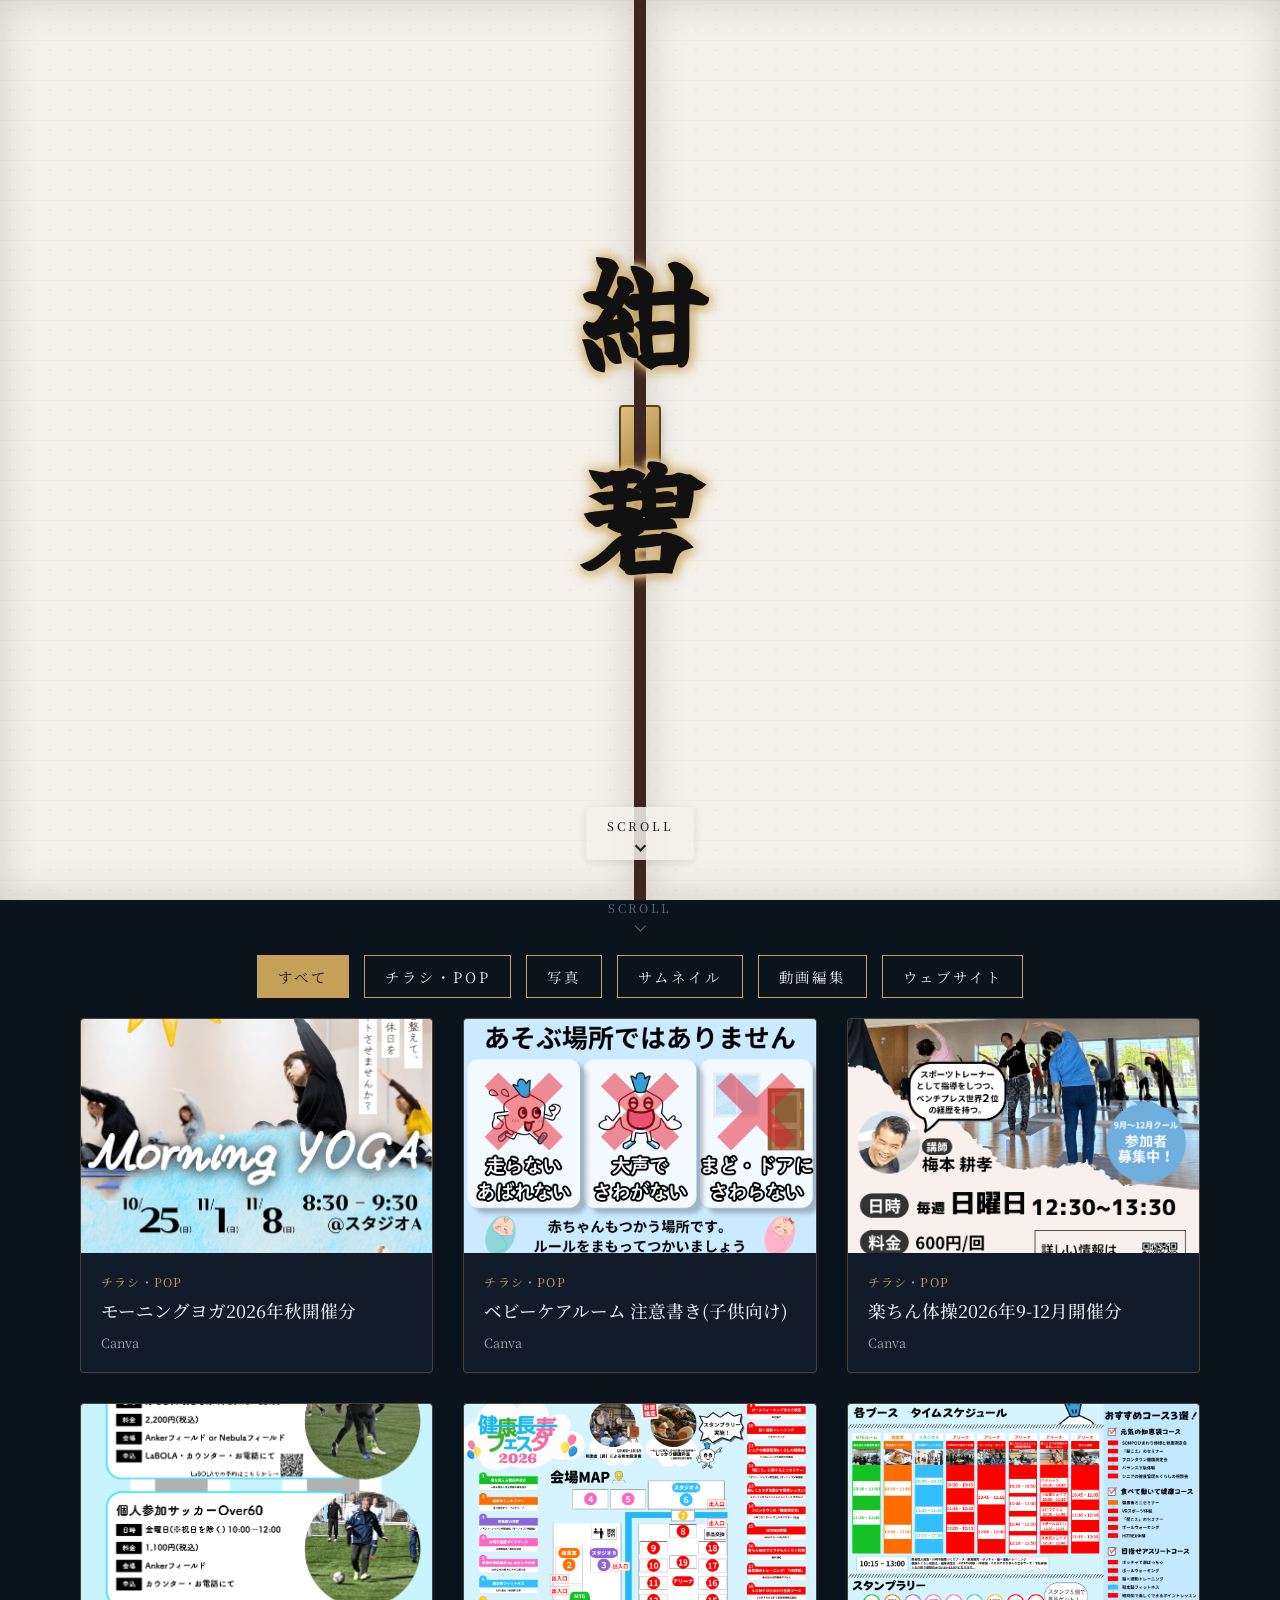
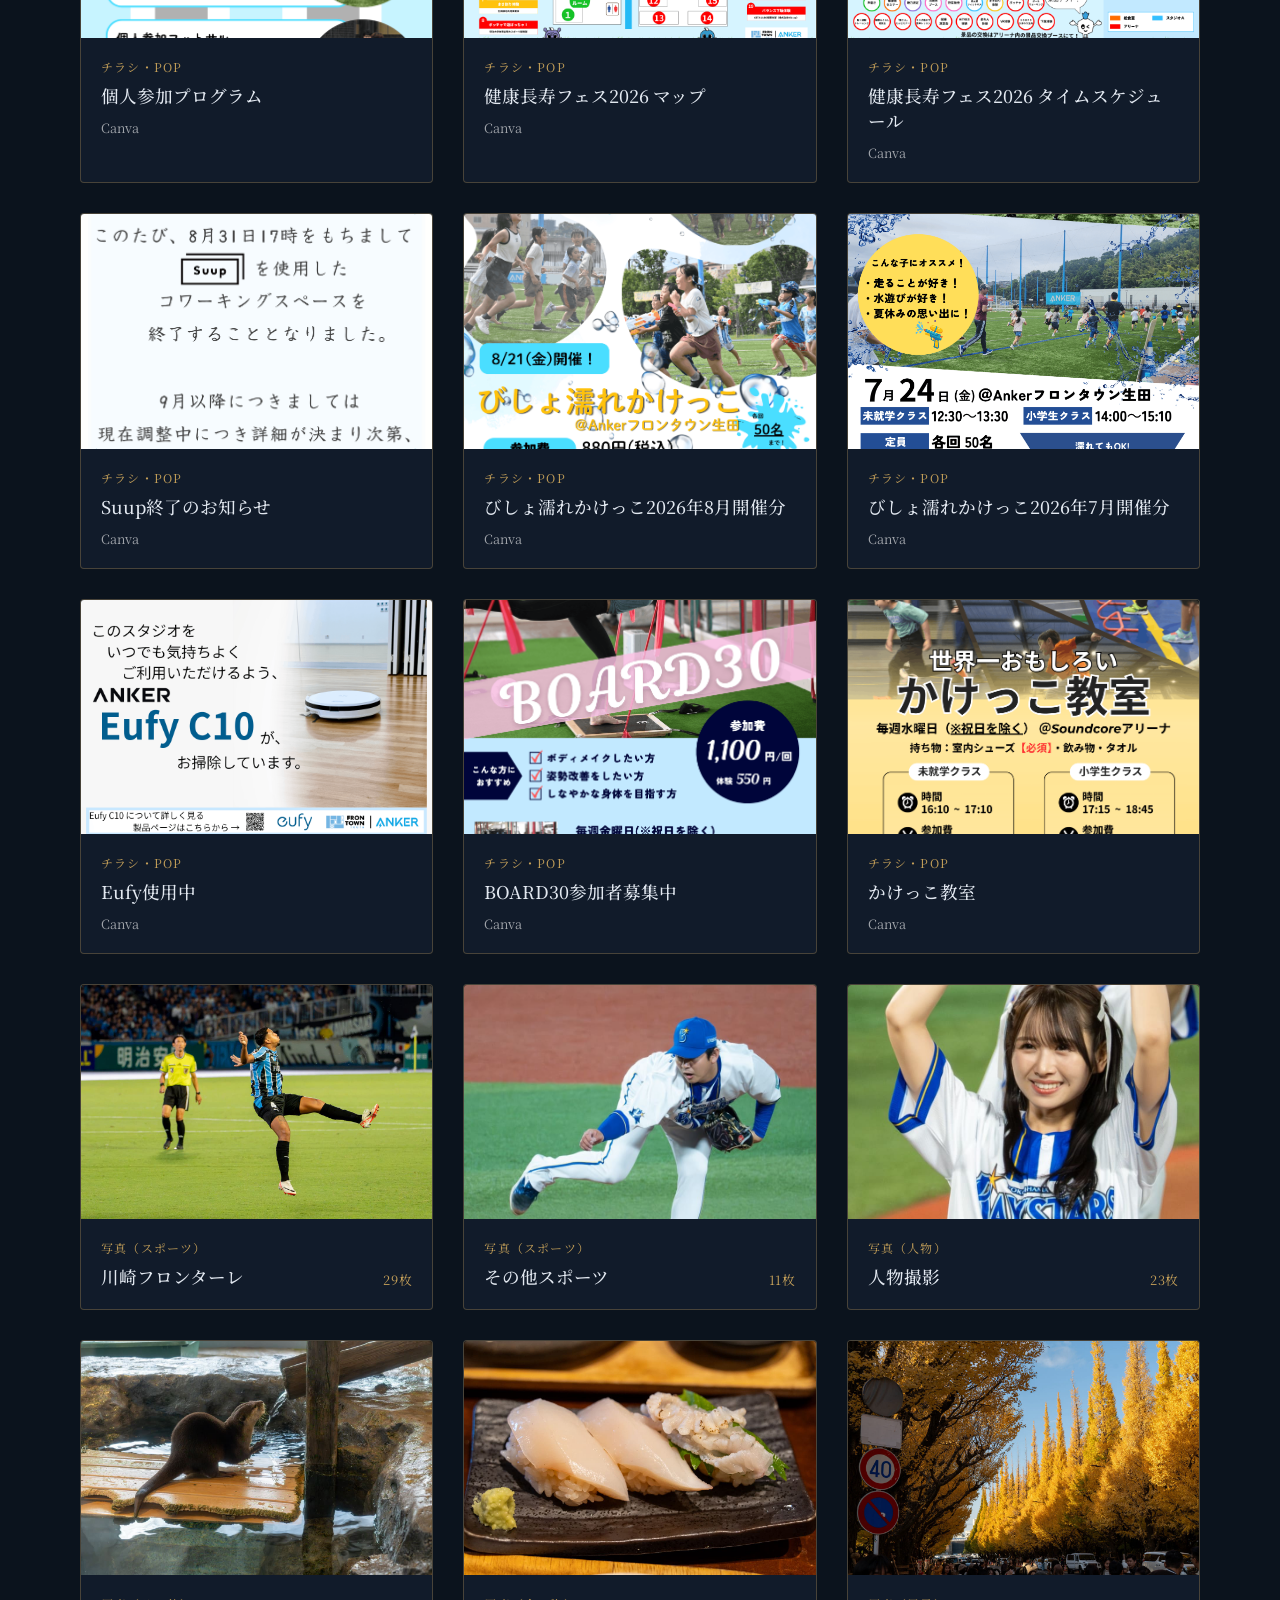
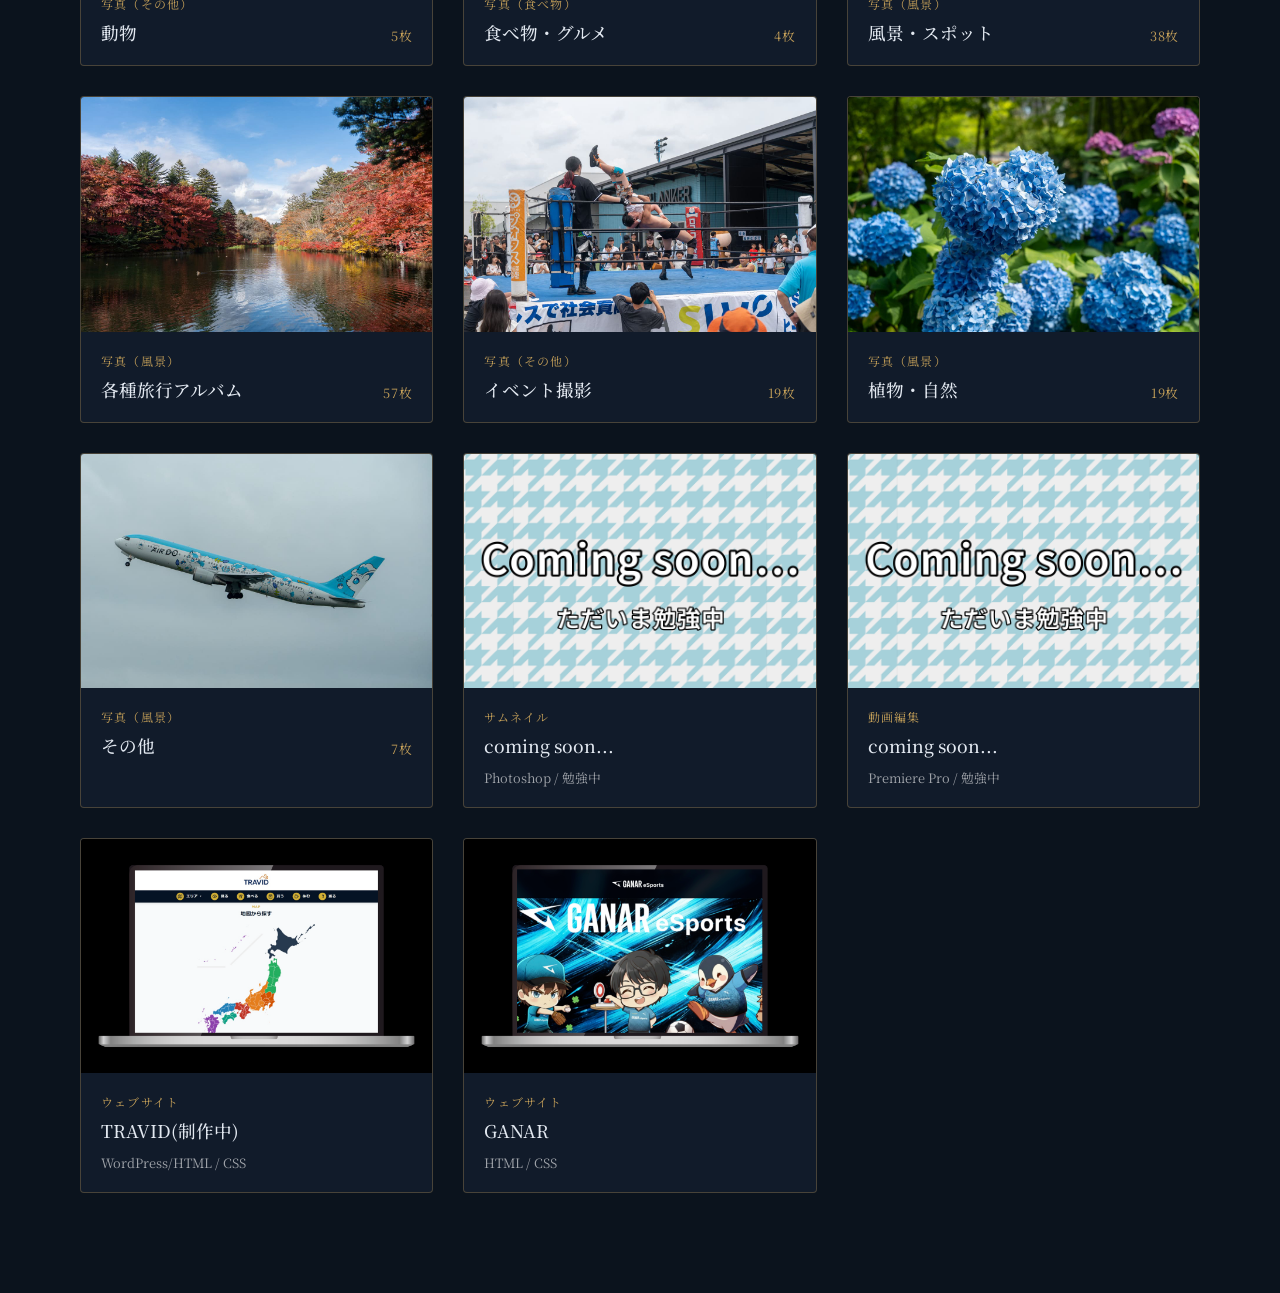
<file: index.html>
<!DOCTYPE html>
<html lang="ja">
<head>
    <meta charset="UTF-8">
    <meta name="viewport" content="width=device-width, initial-scale=1.0">
    <title>紺碧 | KONPEKI</title>
    <link rel="preconnect" href="https://fonts.googleapis.com">
    <link rel="preconnect" href="https://fonts.gstatic.com" crossorigin>
    <link href="https://fonts.googleapis.com/css2?family=Noto+Serif+JP:wght@300;500;700&family=Yuji+Boku&display=swap" rel="stylesheet">
    <link rel="stylesheet" href="assets/css/style.css">
</head>
<body>

    <!-- ファーストビュー：白い木枠の襖と迫力の縦書きタイトル、スクロール案内 -->
    <div class="hero-fusuma" id="fusuma">
        <div class="fusuma-panel fusuma-left">
            <div class="fusuma-handle"></div>
        </div>
        <div class="fusuma-panel fusuma-right">
            <div class="fusuma-handle"></div>
        </div>
    </div>

    <div class="hero-overlay" id="heroOverlay">
        <h1 class="vertical-title">紺碧</h1>
        <div class="scroll-indicator">
            <span class="scroll-text">SCROLL</span>
            <div class="scroll-arrow"></div>
        </div>
    </div>

    <!-- メインコンテンツ（作品一覧＆絞り込み） -->
    <main class="main-container">

        <!-- 5枚の雑多な写真で全体を埋め尽くすウェルカムスペース -->
        <section class="welcome-space">
            <div class="chaotic-gallery">
                <div class="chaotic-photo cp-1">
                    <img src="assets/images/daily/sample1.jpg" alt="日常の写真1">
                </div>
                <div class="chaotic-photo cp-2">
                    <img src="assets/images/daily/sample2.jpg" alt="日常の写真2">
                </div>
                <div class="chaotic-photo cp-3">
                    <img src="assets/images/daily/sample3.jpg" alt="日常の写真3">
                </div>
                <div class="chaotic-photo cp-4">
                    <img src="assets/images/daily/sample4.jpg" alt="日常の写真4">
                </div>
                <div class="chaotic-photo cp-5">
                    <img src="assets/images/daily/sample5.jpg" alt="日常の写真5">
                </div>
            </div>
            <div class="welcome-scroll-hint">
                <span>SCROLL</span>
                <div class="arrow-down"></div>
            </div>
        </section>

        <!-- メインの絞り込みボタン（idを追加） -->
        <div class="filter-container" id="filterContainer">
            <button class="filter-btn active" data-filter="all">すべて</button>
            <button class="filter-btn" data-filter="chirashi">チラシ・POP</button>
            <button class="filter-btn" data-filter="photo">写真</button>
            <button class="filter-btn" data-filter="thumb">サムネイル</button>
            <button class="filter-btn" data-filter="video">動画編集</button>
            <button class="filter-btn" data-filter="web">ウェブサイト</button>
        </div>

        <!-- ギャラリー（一覧） -->
        <div class="gallery-grid"></div>
    </main>

    <!-- 画像拡大表示用モーダル（単発作品用） -->
    <div class="modal" id="imageModal">
        <span class="modal-close">&times;</span>
        <img class="modal-content" id="modalImg" alt="拡大画像">
    </div>

    <!-- 各カテゴリのデータファイル -->
    <script src="assets/js/chirashi.js"></script>
    <script src="assets/js/photo.js"></script>
    <script src="assets/js/thumb.js"></script>
    <script src="assets/js/video.js"></script>
    <script src="assets/js/web.js"></script>
    <!-- メインの制御スクリプト -->
    <script src="assets/js/script.js"></script>
</body>
</html>
</file>
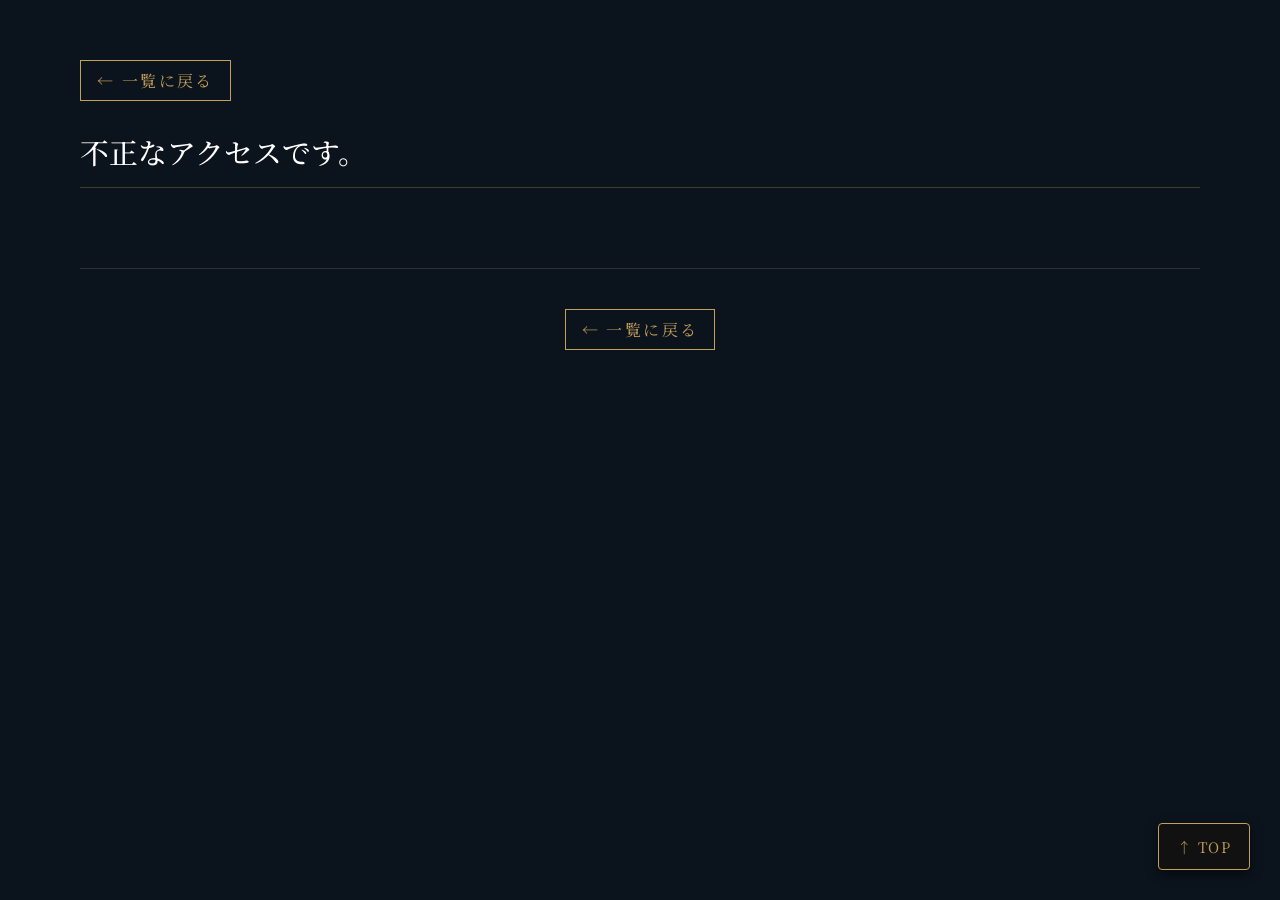
<file: photo-album.html>
<!DOCTYPE html>
<html lang="ja">
<head>
    <meta charset="UTF-8">
    <meta name="viewport" content="width=device-width, initial-scale=1.0">
    <title>アルバム詳細 | 紺碧 - KONPEKI</title>
    <link rel="preconnect" href="https://fonts.googleapis.com">
    <link rel="preconnect" href="https://fonts.gstatic.com" crossorigin>
    <link href="https://fonts.googleapis.com/css2?family=Noto+Serif+JP:wght@300;500;700&display=swap" rel="stylesheet">
    <link rel="stylesheet" href="assets/css/style.css">
    <style>
        html, body {
            height: auto !important;
            min-height: 100% !important;
            overflow-x: hidden;
            background-color: var(--bg-color);
            scroll-behavior: smooth; /* スムーズスクロールを有効化 */
        }
        body {
            display: block !important;
        }
        .album-page-container {
            max-width: 1200px;
            margin: 0 auto;
            padding: 60px 40px 100px;
        }
        .back-btn {
            background: transparent;
            border: 1px solid var(--gold-color);
            color: var(--gold-color);
            padding: 8px 16px;
            font-family: 'Noto Serif JP', serif;
            cursor: pointer;
            margin-bottom: 30px;
            letter-spacing: 0.15em;
            transition: all 0.3s ease;
            text-decoration: none;
            display: inline-block;
        }
        .back-btn:hover {
            background-color: var(--gold-color);
            color: var(--bg-color);
        }
        
        /* ページ下部の一覧に戻るボタン用のコンテナ */
        .album-footer {
            margin-top: 80px;
            text-align: center;
            border-top: 1px solid rgba(197, 160, 89, 0.2);
            padding-top: 40px;
        }

        /* 画面右下に常駐する「ページトップへ戻る」ボタン */
        .floating-top-btn {
            position: fixed;
            bottom: 30px;
            right: 30px;
            background-color: rgba(18, 18, 18, 0.9);
            border: 1px solid var(--gold-color);
            color: var(--gold-color);
            padding: 12px 18px;
            font-family: 'Noto Serif JP', serif;
            font-size: 0.9rem;
            letter-spacing: 0.1em;
            cursor: pointer;
            z-index: 999;
            box-shadow: 0 4px 12px rgba(0, 0, 0, 0.5);
            transition: all 0.3s ease;
            text-decoration: none;
            display: flex;
            align-items: center;
            gap: 6px;
            border-radius: 4px;
        }
        .floating-top-btn:hover {
            background-color: var(--gold-color);
            color: var(--bg-color);
            transform: translateY(-2px);
        }

        .album-title-area {
            font-size: 1.8rem;
            color: #fff;
            margin-bottom: 40px;
            border-bottom: 1px solid rgba(197, 160, 89, 0.3);
            padding-bottom: 15px;
            font-weight: 500;
        }
        .album-section-block {
            margin-bottom: 50px;
        }
        .section-header {
            display: flex;
            justify-content: space-between;
            align-items: baseline;
            border-bottom: 1px dashed rgba(197, 160, 89, 0.2);
            padding-bottom: 8px;
            margin-bottom: 20px;
        }
        .section-title {
            font-size: 1.2rem;
            color: #fff;
            font-weight: 500;
        }
        .section-date {
            font-size: 0.85rem;
            color: var(--gold-color);
            letter-spacing: 0.1em;
        }
        .album-photos-grid {
            display: grid;
            grid-template-columns: repeat(3, 1fr);
            gap: 20px;
        }
        .album-photo-item {
            width: 100%;
            aspect-ratio: 3 / 2;
            background: #000;
            border-radius: 4px;
            overflow: hidden;
            cursor: pointer;
            border: 1px solid rgba(197, 160, 89, 0.2);
            transition: transform 0.3s ease, border-color 0.3s ease;
        }
        .album-photo-item:hover {
            transform: translateY(-4px);
            border-color: var(--gold-color);
        }
        .album-photo-item img {
            width: 100%;
            height: 100%;
            object-fit: cover;
            display: block;
            transition: transform 0.5s ease;
        }
        .album-photo-item:hover img {
            transform: scale(1.05);
        }

        @media screen and (max-width: 768px) {
            .album-page-container {
                padding: 30px 20px 60px;
            }
            .album-photos-grid {
                grid-template-columns: repeat(2, 1fr);
                gap: 12px;
            }
            .floating-top-btn {
                bottom: 20px;
                right: 20px;
                padding: 10px 14px;
                font-size: 0.8rem;
            }
        }
    </style>
</head>
<body>

    <!-- 画面右下に常駐する「ページトップへ戻る」ボタン -->
    <a href="#" class="floating-top-btn" id="floatingTopBtn">&uarr; TOP</a>

    <main class="album-page-container">
        <!-- ページ上部の戻るボタン -->
        <a href="index.html" class="back-btn" id="topBackBtn">&larr; 一覧に戻る</a>
        
        <h2 class="album-title-area" id="albumDetailTitle">読み込み中...</h2>
        <div id="albumSectionsContainer"></div>

        <!-- ページ下部の一覧に戻るボタン -->
        <div class="album-footer">
            <a href="index.html" class="back-btn" id="bottomBackBtn">&larr; 一覧に戻る</a>
        </div>
    </main>

    <!-- 画像拡大表示用モーダル -->
    <div class="modal" id="imageModal" style="display: none; position: fixed; z-index: 1000; top: 0; left: 0; width: 100vw; height: 100vh; background-color: rgba(0, 0, 0, 0.85); justify-content: center; align-items: center; padding: 20px;">
        <span class="modal-close" style="position: absolute; top: 25px; right: 35px; color: #fff; font-size: 2.5rem; font-weight: 300; cursor: pointer;">&times;</span>
        <img class="modal-content" id="modalImg" alt="拡大画像" style="max-width: 90vw; max-height: 90vh; object-fit: contain; border-radius: 4px;">
    </div>

    <!-- 写真データと専用スクリプト -->
    <script src="assets/js/photo.js"></script>
    <script>
        // 一覧に戻るボタンが押されたときだけフラグを保存する
        const saveReturnFlag = () => {
            sessionStorage.setItem('returnFromAlbum', 'true');
        };

        document.getElementById('topBackBtn').addEventListener('click', saveReturnFlag);
        document.getElementById('bottomBackBtn').addEventListener('click', saveReturnFlag);

        // 右下のトップへ戻るボタンの動作
        document.getElementById('floatingTopBtn').addEventListener('click', (e) => {
            e.preventDefault();
            window.scrollTo({ top: 0, behavior: 'smooth' });
        });

        // URLパラメータ（例: photo-album.html?id=kawasaki-ft）からIDを取得
        const urlParams = new URLSearchParams(window.location.search);
        const albumId = urlParams.get('id');

        const albumDetailTitle = document.getElementById('albumDetailTitle');
        const albumSectionsContainer = document.getElementById('albumSectionsContainer');

        if (albumId && typeof photoData !== 'undefined') {
            const targetAlbum = photoData.find(a => a.id === albumId);

            if (targetAlbum && targetAlbum.sections) {
                albumDetailTitle.textContent = targetAlbum.title;

                targetAlbum.sections.forEach(section => {
                    const sectionBlock = document.createElement('div');
                    sectionBlock.className = 'album-section-block';

                    let photosHtml = '';
                    if (section.photos && section.photos.length > 0) {
                        section.photos.forEach(photoSrc => {
                            photosHtml += `
                                <div class="album-photo-item" onclick="openModal('${photoSrc}')">
                                    <img src="${photoSrc}" alt="写真">
                                </div>
                            `;
                        });
                    } else {
                        photosHtml = '<p style="color: rgba(255,255,255,0.5); font-size: 0.9rem;">写真追加予定</p>';
                    }

                    let dateHtml = section.date ? `<span class="section-date">${section.date}</span>` : '';

                    sectionBlock.innerHTML = `
                        <div class="section-header">
                            <h3 class="section-title">${section.sectionTitle}</h3>
                            ${dateHtml}
                        </div>
                        <div class="album-photos-grid">
                            ${photosHtml}
                        </div>
                    `;

                    albumSectionsContainer.appendChild(sectionBlock);
                });
            } else {
                albumDetailTitle.textContent = 'アルバムが見つかりませんでした。';
            }
        } else {
            albumDetailTitle.textContent = '不正なアクセスです。';
        }

        // モーダル処理
        const modal = document.getElementById('imageModal');
        const modalImg = document.getElementById('modalImg');
        const modalClose = document.querySelector('.modal-close');

        function openModal(src) {
            modalImg.src = src;
            modal.style.display = 'flex';
        }

        if (modalClose) {
            modalClose.onclick = () => {
                modal.style.display = 'none';
            };
        }

        if (modal) {
            modal.onclick = (e) => {
                if (e.target === modal) {
                    modal.style.display = 'none';
                }
            };
        }
    </script>
</body>
</html>
</file>
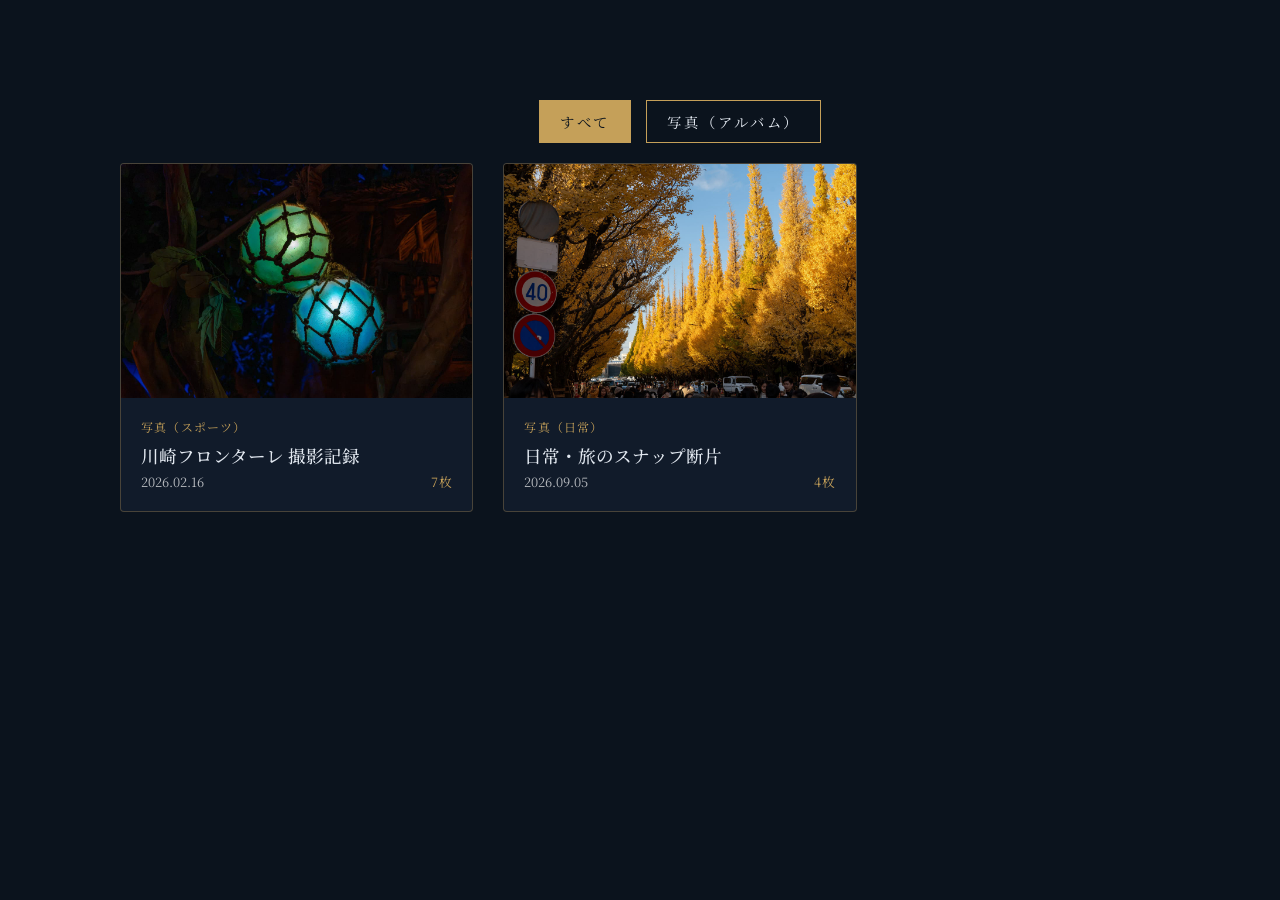
<file: test.html>
<!DOCTYPE html>
<html lang="ja">
<head>
    <meta charset="UTF-8">
    <meta name="viewport" content="width=device-width, initial-scale=1.0">
    <title>紺碧 | KONPEKI (セクション付きアルバム実験)</title>
    <link rel="preconnect" href="https://fonts.googleapis.com">
    <link rel="preconnect" href="https://fonts.gstatic.com" crossorigin>
    <link href="https://fonts.googleapis.com/css2?family=Noto+Serif+JP:wght@300;500;700&family=Yuji+Boku&display=swap" rel="stylesheet">
    <link rel="stylesheet" href="assets/css/style.css">
    <style>
        /* 根本的な高さをリセットして不自然な余白を防ぐ */
        html, body {
            height: auto !important;
            min-height: 100% !important;
            overflow-x: hidden;
        }
        body {
            display: block !important;
        }
        .main-container {
            position: relative !important;
            margin-top: 40px !important;
            margin-bottom: 60px !important;
            min-height: auto !important;
            height: auto !important;
        }

        .album-view {
            display: none;
        }
        .album-view.active {
            display: block;
        }
        .back-btn {
            background: transparent;
            border: 1px solid var(--gold-color);
            color: var(--gold-color);
            padding: 8px 16px;
            font-family: 'Noto Serif JP', serif;
            cursor: pointer;
            margin-bottom: 20px;
            letter-spacing: 0.15em;
            transition: all 0.3s ease;
        }
        .back-btn:hover {
            background-color: var(--gold-color);
            color: var(--bg-color);
        }
        .album-title-area {
            font-size: 1.5rem;
            color: #fff;
            margin-bottom: 30px;
            border-bottom: 1px solid rgba(197, 160, 89, 0.3);
            padding-bottom: 10px;
        }

        /* アルバム内部のセクション見出し */
        .album-section-block {
            margin-bottom: 40px;
        }
        .section-header {
            display: flex;
            justify-content: space-between;
            align-items: baseline;
            border-bottom: 1px dashed rgba(197, 160, 89, 0.2);
            padding-bottom: 8px;
            margin-bottom: 20px;
        }
        .section-title {
            font-size: 1.2rem;
            color: #fff;
            font-weight: 500;
        }
        .section-date {
            font-size: 0.85rem;
            color: var(--gold-color);
            letter-spacing: 0.1em;
        }

        /* サムネイル（一覧用）の比率を 3:2 に固定 */
        .thumbnail-wrapper {
            width: 100%;
            aspect-ratio: 3 / 2;
            overflow: hidden;
            background: #000;
            cursor: pointer;
        }

        .thumbnail-wrapper img {
            width: 100%;
            height: 100%;
            object-fit: cover;
            transition: transform 0.5s ease;
        }

        .work-item:hover .thumbnail-wrapper img {
            transform: scale(1.05);
        }

        /* --- アルバム詳細内の写真グリッド（PC: 3列 / スマホ: 2列 / すべて3:2統一） --- */
        .album-photos-grid {
            display: grid;
            grid-template-columns: repeat(3, 1fr);
            gap: 20px;
        }

        .album-photo-item {
            width: 100%;
            aspect-ratio: 3 / 2; /* すべての写真を3:2の枠に統一 */
            background: #000;
            border-radius: 4px;
            overflow: hidden;
            cursor: pointer;
            border: 1px solid rgba(197, 160, 89, 0.2);
            transition: transform 0.3s ease, border-color 0.3s ease;
        }

        .album-photo-item:hover {
            transform: translateY(-4px);
            border-color: var(--gold-color);
        }

        .album-photo-item img {
            width: 100%;
            height: 100%;
            object-fit: cover; /* 枠いっぱいに綺麗に収める（縦横問わず自動トリミング） */
            display: block;
            transition: transform 0.5s ease;
        }

        .album-photo-item:hover img {
            transform: scale(1.05);
        }

        /* スマホ向け調整（2列に設定） */
        @media screen and (max-width: 768px) {
            .album-photos-grid {
                grid-template-columns: repeat(2, 1fr);
                gap: 12px;
            }
        }
    </style>
</head>
<body>

    <main class="main-container">
        
        <!-- アルバム一覧ビュー -->
        <div id="galleryMainView">
            <div class="filter-container">
                <button class="filter-btn active" data-filter="all">すべて</button>
                <button class="filter-btn" data-filter="photo">写真（アルバム）</button>
            </div>
            <div class="gallery-grid"></div>
        </div>

        <!-- アルバムの中身ビュー（セクション＆グリッド形式） -->
        <div id="albumDetailView" class="album-view">
            <button class="back-btn" id="backToGallery">&larr; 一覧に戻る</button>
            <h2 class="album-title-area" id="albumDetailTitle">アルバム名</h2>
            <div id="albumSectionsContainer">
                <!-- セクションごとにここに展開されます -->
            </div>
        </div>

    </main>

    <!-- 画像拡大表示用モーダル -->
    <div class="modal" id="imageModal">
        <span class="modal-close">&times;</span>
        <img class="modal-content" id="modalImg" alt="拡大画像">
    </div>

    <script src="assets/js/test-album.js"></script>
</body>
</html>
</file>
<file: assets/css/style.css>
:root {
    --bg-color: #0b131d;
    --text-color: #1a1a1a;
    --main-bg: #f4f1ea;
    --gold-color: #c5a059;
    --fusuma-frame: #3e2723;
    --fusuma-edge: #271511;
}

* {
    box-sizing: border-box;
    margin: 0;
    padding: 0;
}

body {
    background-color: var(--bg-color);
    color: #e2e8f0;
    font-family: 'Noto Serif JP', serif;
    overflow-x: hidden;
    height: 300vh;
}

/* 最初のファーストビュー（白い木枠の襖画面） */
.hero-fusuma {
    position: fixed;
    top: 0;
    left: 0;
    width: 100vw;
    height: 100vh;
    z-index: 100;
    display: flex;
    pointer-events: none;
}

.fusuma-panel {
    position: relative;
    width: 50vw;
    height: 100vh;
    background-color: var(--main-bg);
    background-image: 
        radial-gradient(rgba(0,0,0,0.04) 1px, transparent 0),
        linear-gradient(rgba(0,0,0,0.02) 1px, transparent 1px);
    background-size: 20px 20px, 40px 40px;
    box-shadow: inset 0 0 40px rgba(0,0,0,0.15);
    transition: transform 1.2s cubic-bezier(0.77, 0, 0.175, 1);
    overflow: hidden;
    pointer-events: auto;
}

.fusuma-left {
    border-right: 6px solid var(--fusuma-frame);
    transform-origin: left;
}

.fusuma-right {
    border-left: 6px solid var(--fusuma-frame);
    transform-origin: right;
}

body.open .fusuma-left {
    transform: translateX(-100%);
}

body.open .fusuma-right {
    transform: translateX(100%);
}

.fusuma-handle {
    position: absolute;
    top: 50%;
    width: 36px;
    height: 90px;
    background: linear-gradient(135deg, #dfc07e 0%, #9a7835 100%);
    border: 2px solid #5d4416;
    border-radius: 4px;
    transform: translateY(-50%);
    box-shadow: 0 4px 10px rgba(0,0,0,0.2);
}

.fusuma-left .fusuma-handle {
    right: -21px;
}

.fusuma-right .fusuma-handle {
    left: -21px;
}

.hero-overlay {
    position: fixed;
    top: 0;
    left: 0;
    width: 100vw;
    height: 100vh;
    display: flex;
    justify-content: center;
    align-items: center;
    z-index: 101;
    pointer-events: none;
    transition: opacity 0.8s ease;
}

.vertical-title {
    writing-mode: vertical-rl;
    font-family: 'Yuji Boku', serif;
    font-size: 8rem;
    letter-spacing: 0.6em;
    color: #111;
    text-shadow: 
        0 0 8px rgba(197, 160, 89, 0.9),
        0 0 16px rgba(197, 160, 89, 0.7),
        2px 2px 4px rgba(255, 255, 255, 0.8),
        -2px -2px 4px rgba(255, 255, 255, 0.8),
        2px 2px 12px rgba(197, 160, 89, 0.8);
}

.scroll-indicator {
    position: absolute;
    bottom: 40px;
    left: 50%;
    transform: translateX(-50%);
    display: flex;
    flex-direction: column;
    align-items: center;
    gap: 8px;
    background-color: rgba(244, 241, 234, 0.85);
    padding: 10px 20px;
    border-radius: 4px;
    box-shadow: 0 2px 8px rgba(0,0,0,0.1);
    z-index: 102;
}

.scroll-text {
    color: #222;
    font-size: 0.75rem;
    letter-spacing: 0.25em;
    font-weight: 500;
}

.scroll-arrow {
    width: 8px;
    height: 8px;
    border-right: 2px solid #222;
    border-bottom: 2px solid #222;
    transform: rotate(45deg);
    animation: bounce 1.8s infinite;
}

@keyframes bounce {
    0%, 20%, 50%, 80%, 100% {
        transform: translateY(0) rotate(45deg);
    }
    40% {
        transform: translateY(5px) rotate(45deg);
    }
    60% {
        transform: translateY(2px) rotate(45deg);
    }
}

body.open .hero-overlay {
    opacity: 0;
}

/* メインコンテンツ */
.main-container {
    position: absolute;
    top: 0;
    left: 0;
    width: 100%;
    padding: 60px 40px 100px;
    max-width: 1200px;
    margin: 0 auto;
    left: 50%;
    transform: translateX(-50%);
    z-index: 10;
}

/* 5枚の雑多な写真のウェルカムスペース (PC版) */
.welcome-space {
    height: 95vh;
    display: flex;
    flex-direction: column;
    justify-content: center;
    align-items: center;
    position: relative;
    margin-bottom: 40px;
}

.chaotic-gallery {
    position: absolute;
    width: 100%;
    height: 600px;
    max-width: 1100px;
    pointer-events: none;
}

.chaotic-photo {
    position: absolute;
    background: #fff;
    padding: 10px 10px 28px 10px; 
    box-shadow: 0 16px 40px rgba(0,0,0,0.5);
    border-radius: 2px;
    pointer-events: auto;
    transition: transform 0.3s ease;
}

.chaotic-photo:hover {
    transform: scale(1.06) rotate(0deg) !important;
    z-index: 20;
}

.chaotic-photo img {
    display: block;
    width: 100%;
    height: 100%;
    object-fit: cover;
}

/* --- PC版：画面をダイナミックに埋める大判サイズ (3:2 と 2:3) --- */
.cp-1 { 
    width: 380px; 
    height: 263px; 
    top: 0px; 
    left: 0%; 
    transform: rotate(-7deg); 
}

.cp-2 { 
    width: 410px; 
    height: 283px; 
    top: 10px; 
    right: 0%; 
    transform: rotate(6deg); 
}

.cp-3 { 
    width: 360px; 
    height: 250px; 
    bottom: 0px; 
    left: 6%; 
    transform: rotate(4deg); 
}

.cp-4 { 
    width: 390px; 
    height: 270px; 
    bottom: 0px; 
    right: 5%; 
    transform: rotate(-5deg); 
}

.cp-5 { 
    width: 270px; 
    height: 385px; 
    top: 60px; 
    left: 39%; 
    transform: rotate(-2deg); 
}

.welcome-scroll-hint {
    position: absolute;
    bottom: -15px;
    left: 50%;
    transform: translateX(-50%);
    display: flex;
    flex-direction: column;
    align-items: center;
    gap: 6px;
    opacity: 0.6;
}

.welcome-scroll-hint span {
    font-size: 0.75rem;
    letter-spacing: 0.2em;
    color: #94a3b8;
}

.welcome-scroll-hint .arrow-down {
    width: 8px;
    height: 8px;
    border-right: 1px solid #94a3b8;
    border-bottom: 1px solid #94a3b8;
    transform: rotate(45deg);
    animation: bounce 2s infinite;
}

.filter-container {
    display: flex;
    justify-content: center;
    gap: 15px;
    margin-bottom: 20px;
    position: relative;
    z-index: 15;
    flex-wrap: wrap;
}

.filter-btn {
    background: transparent;
    border: 1px solid var(--gold-color);
    color: #e2e8f0;
    padding: 10px 20px;
    font-family: 'Noto Serif JP', serif;
    font-size: 0.9rem;
    letter-spacing: 0.2em;
    cursor: pointer;
    transition: all 0.3s ease;
}

.filter-btn:hover, .filter-btn.active {
    background-color: var(--gold-color);
    color: var(--bg-color);
}

/* 写真選択時のみ表示する小カテゴリボタン */
.sub-filter-container {
    display: none;
    justify-content: center;
    gap: 10px;
    margin-bottom: 50px;
    position: relative;
    z-index: 15;
    flex-wrap: wrap;
}

.sub-filter-container.show {
    display: flex;
}

.sub-filter-btn {
    background: transparent;
    border: 1px dashed rgba(197, 160, 89, 0.6);
    color: rgba(226, 232, 240, 0.8);
    padding: 6px 14px;
    font-family: 'Noto Serif JP', serif;
    font-size: 0.8rem;
    letter-spacing: 0.15em;
    cursor: pointer;
    transition: all 0.3s ease;
}

.sub-filter-btn:hover, .sub-filter-btn.active {
    background-color: rgba(197, 160, 89, 0.2);
    border-color: var(--gold-color);
    color: #fff;
}

.gallery-grid {
    display: grid;
    grid-template-columns: repeat(auto-fill, minmax(280px, 1fr));
    gap: 30px;
}

.work-item {
    background: rgba(22, 34, 53, 0.6);
    border: 1px solid rgba(197, 160, 89, 0.3);
    border-radius: 4px;
    overflow: hidden;
    transition: transform 0.3s ease, border-color 0.3s ease;
}

.work-item:hover {
    transform: translateY(-5px);
    border-color: var(--gold-color);
}

.thumbnail-wrapper {
    width: 100%;
    aspect-ratio: 3 / 2;
    overflow: hidden;
    background: #000;
    cursor: pointer;
}

.thumbnail-wrapper img {
    width: 100%;
    height: 100%;
    object-fit: cover;
    transition: transform 0.5s ease;
}

.work-item:hover .thumbnail-wrapper img {
    transform: scale(1.05);
}

.work-info {
    padding: 20px;
}

.category-tag {
    font-size: 0.75rem;
    color: var(--gold-color);
    letter-spacing: 0.1em;
    margin-bottom: 8px;
    display: block;
}

.work-info h3 {
    font-size: 1.1rem;
    font-weight: 500;
    margin-bottom: 10px;
}

.tool-text {
    font-size: 0.8rem;
    color: rgba(255, 255, 255, 0.6);
}

.work-link {
    text-decoration: none;
    color: inherit;
    display: block;
}

.work-item.hide {
    display: none;
}

/* --- アルバム詳細・セクション関連のスタイル --- */
.album-view {
    display: none;
}
.album-view.active {
    display: block;
}
.back-btn {
    background: transparent;
    border: 1px solid var(--gold-color);
    color: var(--gold-color);
    padding: 8px 16px;
    font-family: 'Noto Serif JP', serif;
    cursor: pointer;
    margin-bottom: 20px;
    letter-spacing: 0.15em;
    transition: all 0.3s ease;
}
.back-btn:hover {
    background-color: var(--gold-color);
    color: var(--bg-color);
}
.album-title-area {
    font-size: 1.5rem;
    color: #fff;
    margin-bottom: 30px;
    border-bottom: 1px solid rgba(197, 160, 89, 0.3);
    padding-bottom: 10px;
}

.album-section-block {
    margin-bottom: 40px;
}
.section-header {
    display: flex;
    justify-content: space-between;
    align-items: baseline;
    border-bottom: 1px dashed rgba(197, 160, 89, 0.2);
    padding-bottom: 8px;
    margin-bottom: 20px;
}
.section-title {
    font-size: 1.2rem;
    color: #fff;
    font-weight: 500;
}
.section-date {
    font-size: 0.85rem;
    color: var(--gold-color);
    letter-spacing: 0.1em;
}

/* アルバム詳細内の写真グリッド（PC: 3列 / スマホ: 2列 / 3:2統一） */
.album-photos-grid {
    display: grid;
    grid-template-columns: repeat(3, 1fr);
    gap: 20px;
}

.album-photo-item {
    width: 100%;
    aspect-ratio: 3 / 2;
    background: #000;
    border-radius: 4px;
    overflow: hidden;
    cursor: pointer;
    border: 1px solid rgba(197, 160, 89, 0.2);
    transition: transform 0.3s ease, border-color 0.3s ease;
}

.album-photo-item:hover {
    transform: translateY(-4px);
    border-color: var(--gold-color);
}

.album-photo-item img {
    width: 100%;
    height: 100%;
    object-fit: cover;
    display: block;
    transition: transform 0.5s ease;
}

.album-photo-item:hover img {
    transform: scale(1.05);
}

/* 画像拡大表示用モーダル */
.modal {
    display: none;
    position: fixed;
    z-index: 1000;
    top: 0;
    left: 0;
    width: 100vw;
    height: 100vh;
    background-color: rgba(0, 0, 0, 0.85);
    justify-content: center;
    align-items: center;
    padding: 20px;
}

.modal.show {
    display: flex;
}

.modal-content {
    max-width: 90vw;
    max-height: 90vh;
    object-fit: contain;
    border-radius: 4px;
    box-shadow: 0 10px 30px rgba(0,0,0,0.5);
}

.modal-close {
    position: absolute;
    top: 25px;
    right: 35px;
    color: #fff;
    font-size: 2.5rem;
    font-weight: 300;
    cursor: pointer;
    transition: color 0.2s ease;
}

.modal-close:hover {
    color: var(--gold-color);
}

/* --- スマホ版調整 --- */
@media screen and (max-width: 768px) {
    .vertical-title {
        font-size: 5.5rem;
    }
    .main-container {
        padding: 20px 20px 60px;
    }
    .welcome-space {
        height: 75vh;
        margin-bottom: 30px;
    }
    .chaotic-gallery {
        height: 420px;
    }
    .cp-1 { width: 210px; height: 148px; left: -2%; top: 10px; }
    .cp-2 { width: 220px; height: 155px; right: -2%; top: 0px; }
    .cp-3 { width: 195px; height: 138px; bottom: 10px; left: 2%; }
    .cp-4 { width: 210px; height: 148px; bottom: 10px; right: 2%; }
    .cp-5 { width: 160px; height: 230px; top: 75px; left: 29%; }

    .album-photos-grid {
        grid-template-columns: repeat(2, 1fr);
        gap: 12px;
    }
}
</file>
